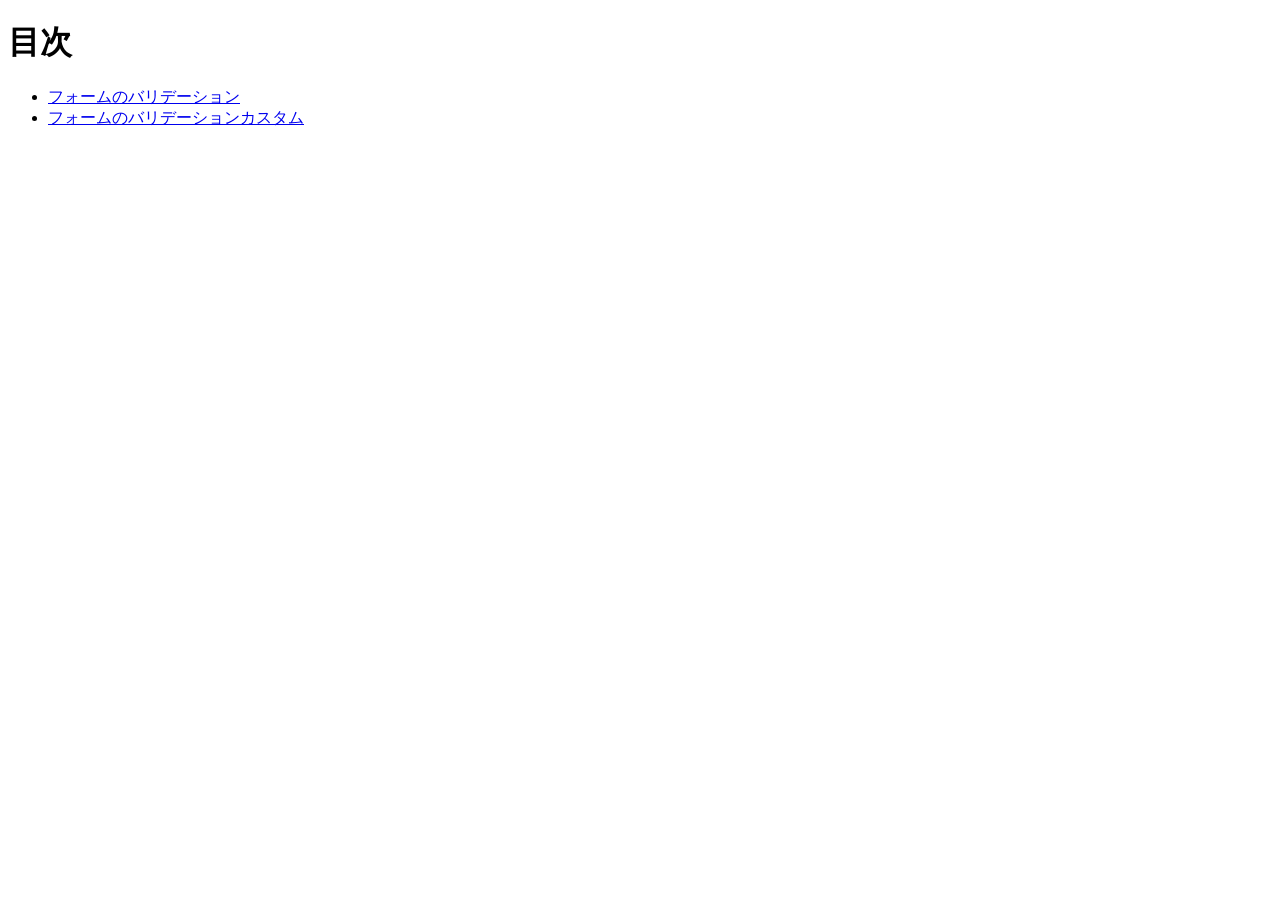
<file: index.html>
<!DOCTYPE html>
<html lang="ja">
<head>
    <meta charset="UTF-8">
    <title>20260910-js</title>
</head>
<body>
    <h1>目次</h1>
    <ul>
        <li><a href="validation/index.html">フォームのバリデーション</a></li>
        <li><a href="validation-custom/index.html">フォームのバリデーションカスタム</a></li>
    </ul>
</body>
</html>
</file>
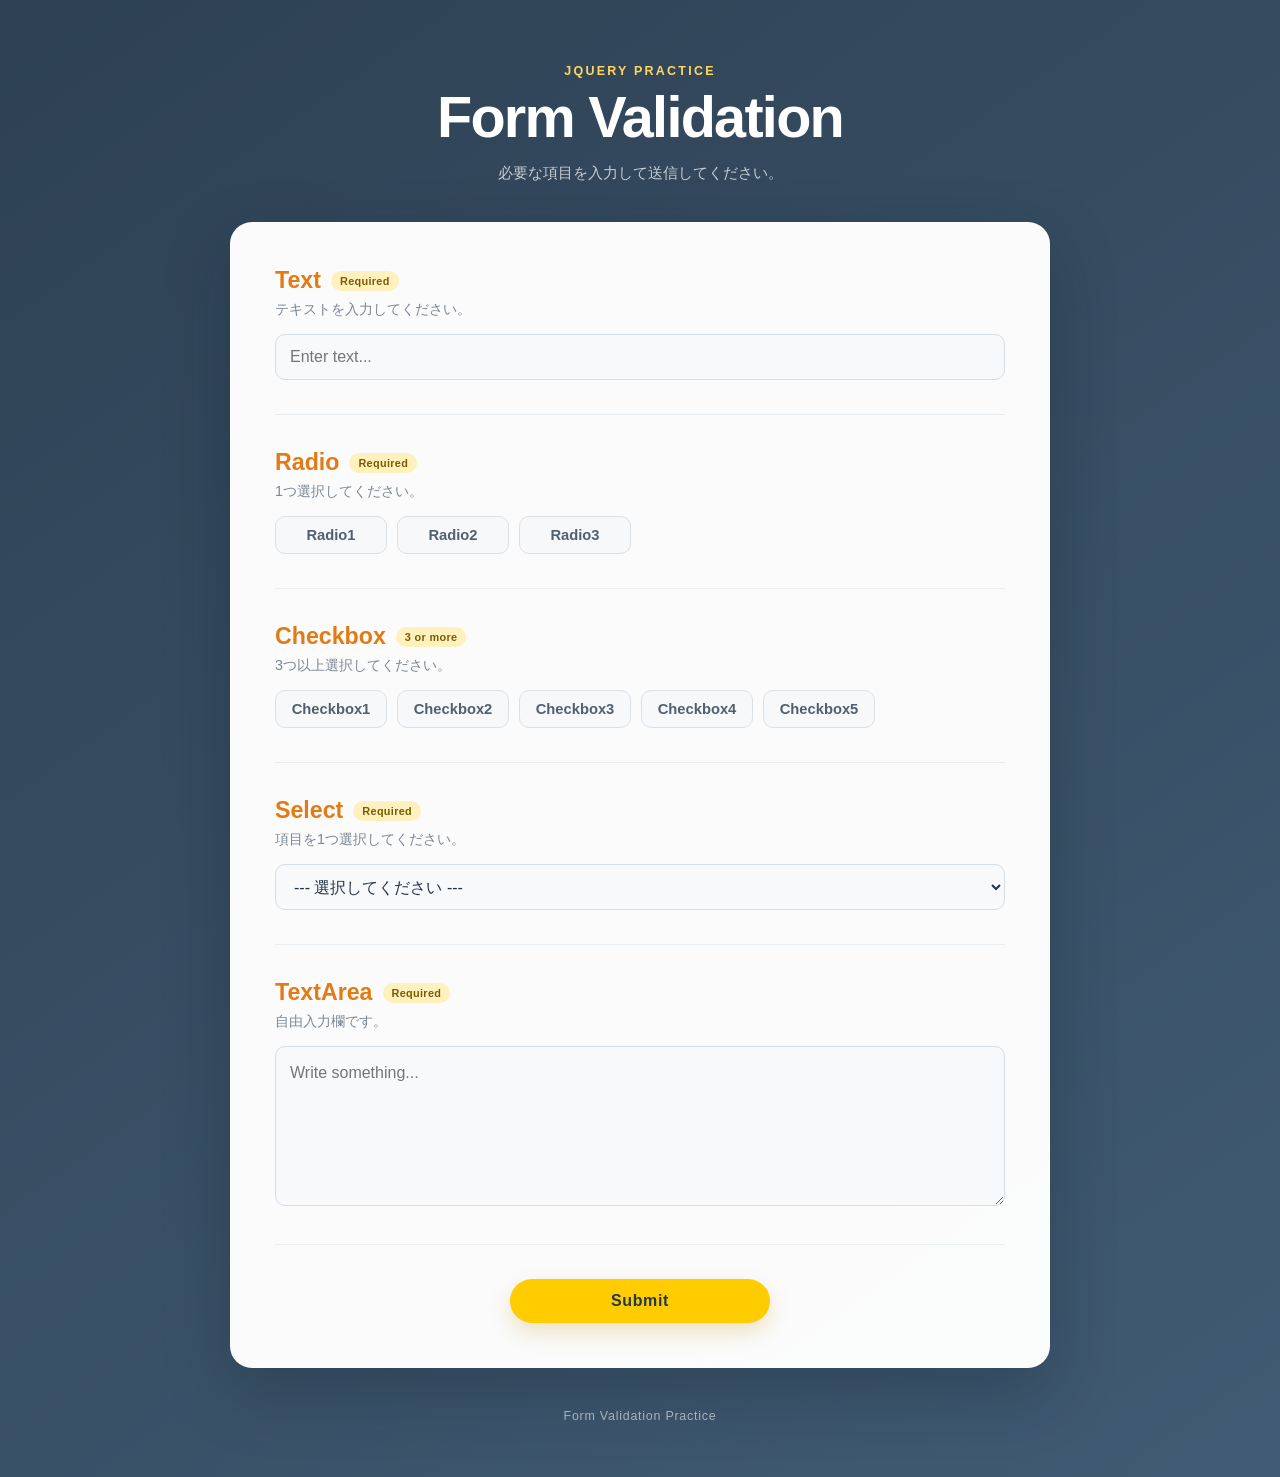
<file: validation-custom/index.html>
<!DOCTYPE html>
<html lang="ja">

<head>
    <meta charset="UTF-8">
    <meta name="viewport" content="width=device-width, initial-scale=1.0">
    <title>フォームのバリテーション</title>
    <link rel="stylesheet" href="style.css">
</head>

<body>
    <header class="page-header">
        <p class="eyebrow">jQuery Practice</p>
        <h1>Form Validation</h1>
        <p class="subtitle">必要な項目を入力して送信してください。</p>
    </header>

    <main>
        <form action="form.php" method="post" novalidate>
            <section class="form-section" id="textSection">
                <div class="section-heading">
                    <label for="text">Text</label>
                    <span class="required">Required</span>
                </div>
                <p class="hint">テキストを入力してください。</p>
                <p class="alert">テキストを入力してください。</p>
                <input type="text" id="text" name="text" value="" placeholder="Enter text...">
            </section>

            <section class="form-section" id="radioSection">
                <div class="section-heading">
                    <span>Radio</span>
                    <span class="required">Required</span>
                </div>
                <p class="hint">1つ選択してください。</p>
                <p class="alert">ラジオボタンを1つ選択してください。</p>
                <div class="choice-group">
                    <input type="radio" id="radio1" name="radio" value="Radio1">
                    <label for="radio1">Radio1</label>

                    <input type="radio" id="radio2" name="radio" value="Radio2">
                    <label for="radio2">Radio2</label>

                    <input type="radio" id="radio3" name="radio" value="Radio3">
                    <label for="radio3">Radio3</label>
                </div>
            </section>

            <section class="form-section" id="checkboxSection">
                <div class="section-heading">
                    <span>Checkbox</span>
                    <span class="required">3 or more</span>
                </div>
                <p class="hint">3つ以上選択してください。</p>
                <p class="alert">チェックボックスを3つ以上選択してください。</p>
                <div class="choice-group checkbox-group">
                    <input type="checkbox" id="checkbox1" name="checkbox" value="Checkbox1">
                    <label for="checkbox1">Checkbox1</label>

                    <input type="checkbox" id="checkbox2" name="checkbox" value="Checkbox2">
                    <label for="checkbox2">Checkbox2</label>

                    <input type="checkbox" id="checkbox3" name="checkbox" value="Checkbox3">
                    <label for="checkbox3">Checkbox3</label>

                    <input type="checkbox" id="checkbox4" name="checkbox" value="Checkbox4">
                    <label for="checkbox4">Checkbox4</label>

                    <input type="checkbox" id="checkbox5" name="checkbox" value="Checkbox5">
                    <label for="checkbox5">Checkbox5</label>
                </div>
            </section>

            <section class="form-section" id="selectSection">
                <div class="section-heading">
                    <label for="select">Select</label>
                    <span class="required">Required</span>
                </div>
                <p class="hint">項目を1つ選択してください。</p>
                <p class="alert">選択項目を選んでください。</p>
                <select id="select" name="select">
                    <option value="none">--- 選択してください ---</option>
                    <option value="Select1">Select1</option>
                    <option value="Select2">Select2</option>
                    <option value="Select3">Select3</option>
                </select>
            </section>

            <section class="form-section" id="textareaSection">
                <div class="section-heading">
                    <label for="textarea">TextArea</label>
                    <span class="required">Required</span>
                </div>
                <p class="hint">自由入力欄です。</p>
                <p class="alert">テキストエリアを入力してください。</p>
                <textarea id="textarea" name="textarea" placeholder="Write something..."></textarea>
            </section>

            <button type="submit" id="submitBtn">Submit</button>
        </form>
    </main>

    <footer>
        <p>Form Validation Practice</p>
    </footer>

    <script src="https://code.jquery.com/jquery-3.7.1.min.js"
        integrity="sha256-/JqT3SQfawRcv/BIHPThkBvs0OEvtFFmqPF/lYI/Cxo=" crossorigin="anonymous"></script>
    <script src="script.js"></script>
</body>

</html>
</file>
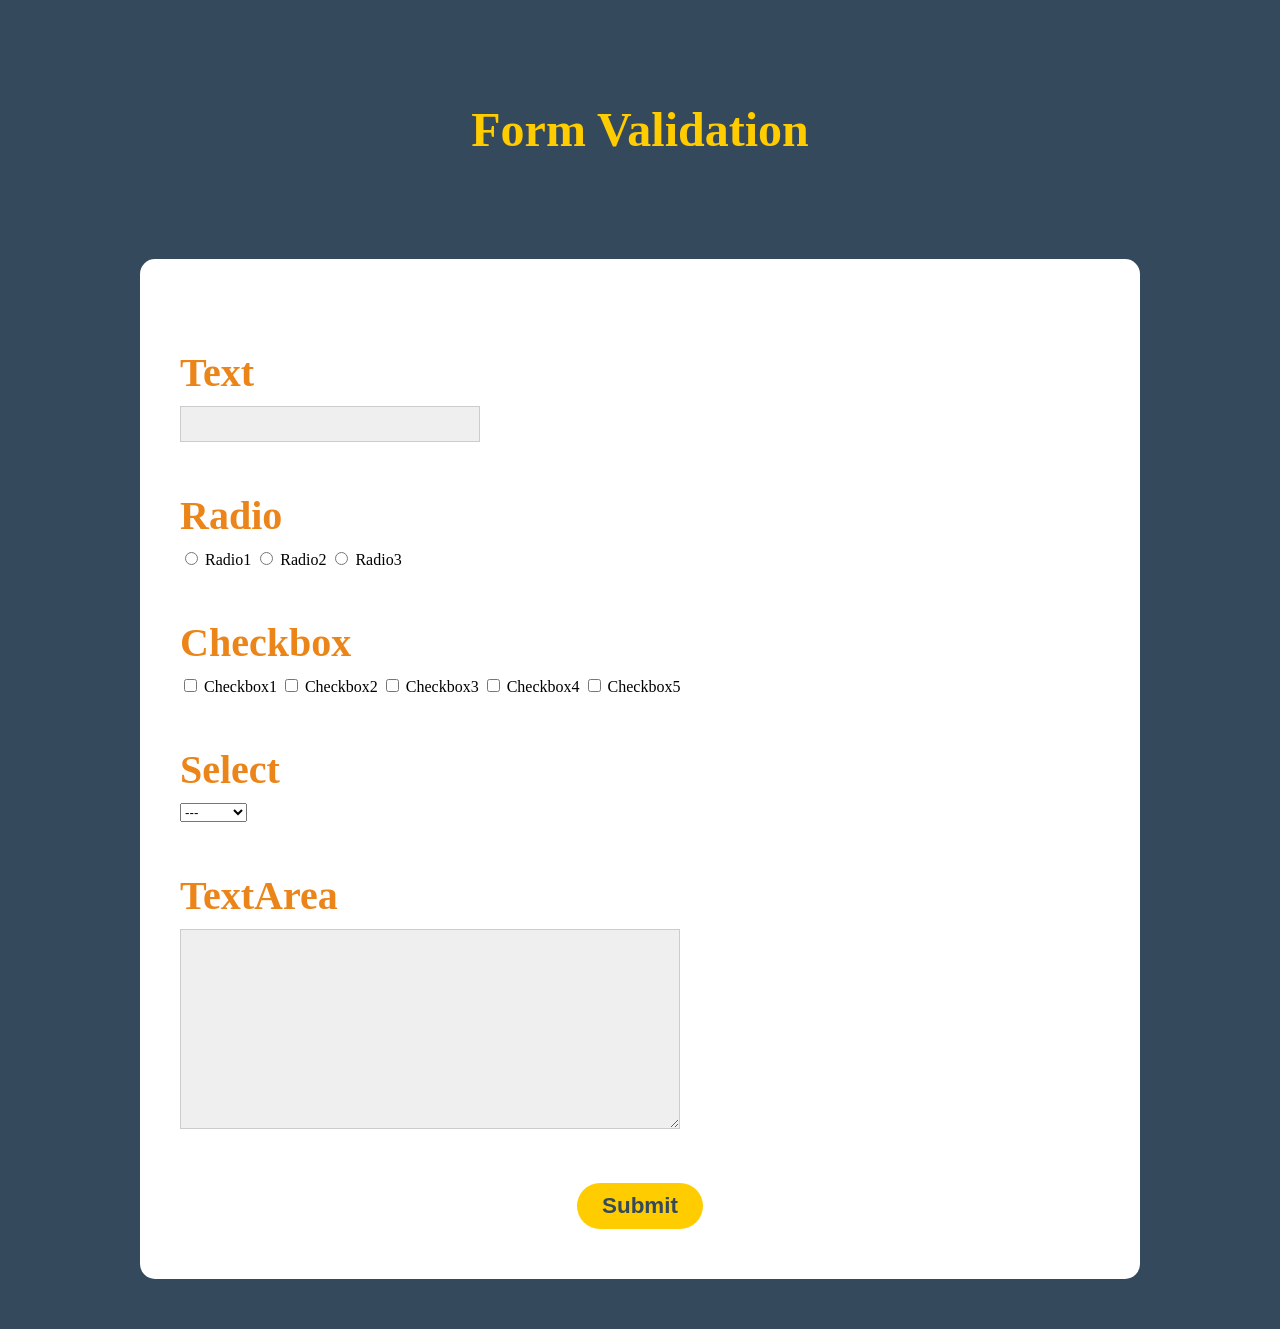
<file: validation/index.html>
<!DOCTYPE html>
<html lang="ja">

<head>
    <meta charset="UTF-8">
    <title>フォームのバリテーション</title>
    <link rel="stylesheet" href="style.css">
</head>

<body>
    <header>
        <h1>
            Form Validation
        </h1>
    </header>

    <main>
        <form action="form.php" method="post">
            <div id="textSection">
                <p><label for="text">Text</label></p>
                <p class="alert">Alert : Text</p>
                <input type="text" id="text" name="text" value="">
            </div>

            <div id="radioSection">
                <p>Radio</p>
                <p class="alert">Alert : Radio</p>
                <input type="radio" id="radio1" name="radio" value="Radio1">
                <label for="radio1">Radio1</label>
                <input type="radio" id="radio2" name="radio" value="Radio2">
                <label for="radio2">Radio2</label>
                <input type="radio" id="radio3" name="radio" value="Radio3">
                <label for="radio2">Radio3</label>
            </div>

            <div id="checkboxSection">
                <p>Checkbox</p>
                <p class="alert">Alert : Checkbox</p>
                <input type="checkbox" id="checkbox1" name="checkbox" value="Checkbox1">
                <label for="checkbox1">Checkbox1</label>
                <input type="checkbox" id="checkbox2" name="checkbox" value="Checkbox2">
                <label for="checkbox2">Checkbox2</label>
                <input type="checkbox" id="checkbox3" name="checkbox" value="Checkbox3">
                <label for="checkbox3">Checkbox3</label>
                <input type="checkbox" id="checkbox4" name="checkbox" value="Checkbox4">
                <label for="checkbox4">Checkbox4</label>
                <input type="checkbox" id="checkbox5" name="checkbox" value="Checkbox5">
                <label for="checkbox5">Checkbox5</label>
            </div>

            <div id="selectSection">
                <p>Select</p>
                <p class="alert">Alert : Select</p>
                <select>
                    <option value="none">---</option>
                    <option value="Select1">Select1</option>
                    <option value="Select2">Select2</option>
                    <option value="Select3">Select3</option>
                </select>
            </div>

            <div id="textareaSection">
                <p>TextArea</p>
                <p class="alert">Alert : TextArea</p>
                <textarea id="textarea" name="textarea"></textarea>
            </div>

            <input type="submit" value="Submit" id="submitBtn">
        </form>
    </main>

    <script src="https://code.jquery.com/jquery-3.7.1.min.js"
        integrity="sha256-/JqT3SQfawRcv/BIHPThkBvs0OEvtFFmqPF/lYI/Cxo=" crossorigin="anonymous"></script>


    <script src="script.js"></script>
</body>

</html>
</file>
<file: validation-custom/style.css>
@charset "utf-8";

* {
    box-sizing: border-box;
}

html {
    scroll-behavior: smooth;
}

body {
    margin: 0;
    min-height: 100vh;
    color: #243447;
    background: linear-gradient(145deg, #2e4154 0%, #405b73 100%);
    font-family: -apple-system, BlinkMacSystemFont, "Segoe UI", "Hiragino Kaku Gothic ProN", "Yu Gothic", sans-serif;
}

.page-header {
    text-align: center;
    padding: 64px 20px 38px;
}

.eyebrow {
    margin: 0 0 8px;
    color: #ffd75e;
    font-size: 0.78rem;
    font-weight: 800;
    letter-spacing: 0.18em;
    text-transform: uppercase;
}

h1 {
    margin: 0;
    color: #ffffff;
    font-size: clamp(2.2rem, 6vw, 3.6rem);
    line-height: 1.1;
    letter-spacing: -0.03em;
}

.subtitle {
    margin: 14px 0 0;
    color: rgba(255, 255, 255, 0.72);
    font-size: 0.95rem;
}

main {
    width: min(820px, calc(100% - 32px));
    margin: 0 auto;
    padding: 44px;
    background: rgba(255, 255, 255, 0.98);
    border: 1px solid rgba(255, 255, 255, 0.4);
    border-radius: 22px;
    box-shadow: 0 24px 65px rgba(13, 27, 42, 0.28);
}

.form-section {
    padding: 0 0 34px;
    margin: 0 0 34px;
    border-bottom: 1px solid #e8edf2;
}

.section-heading {
    display: flex;
    align-items: center;
    gap: 10px;
    margin-bottom: 4px;
    color: #e27b14;
    font-size: 1.45rem;
    font-weight: 800;
}

.required {
    padding: 4px 9px;
    color: #7c5b00;
    background: #fff1bd;
    border-radius: 999px;
    font-size: 0.68rem;
    font-weight: 800;
    letter-spacing: 0.03em;
}

.hint {
    margin: 6px 0 15px;
    color: #7b8794;
    font-size: 0.9rem;
}

.alert {
    display: none;
    margin: 0 0 12px;
    padding: 10px 12px;
    color: #b42318;
    background: #fff2f0;
    border-left: 4px solid #e5484d;
    border-radius: 7px;
    font-size: 0.88rem;
    font-weight: 700;
}

input[type="text"],
select,
textarea {
    width: 100%;
    color: #243447;
    background: #f7f9fb;
    border: 1px solid #d5dde5;
    border-radius: 10px;
    outline: none;
    font: inherit;
    transition: border-color 0.18s ease, box-shadow 0.18s ease, background 0.18s ease;
}

input[type="text"],
select {
    height: 46px;
    padding: 0 14px;
}

textarea {
    min-height: 160px;
    padding: 13px 14px;
    resize: vertical;
    line-height: 1.6;
}

input[type="text"]:focus,
select:focus,
textarea:focus {
    background: #ffffff;
    border-color: #e7ad25;
    box-shadow: 0 0 0 4px rgba(255, 204, 0, 0.17);
}

.choice-group {
    display: flex;
    flex-wrap: wrap;
    gap: 10px;
}

.choice-group input {
    position: absolute;
    opacity: 0;
    pointer-events: none;
}

.choice-group label {
    min-width: 112px;
    padding: 10px 14px;
    color: #51606f;
    background: #f6f8fa;
    border: 1px solid #d9e0e6;
    border-radius: 10px;
    text-align: center;
    font-size: 0.92rem;
    font-weight: 700;
    cursor: pointer;
    user-select: none;
    transition: transform 0.15s ease, border-color 0.15s ease, background 0.15s ease, color 0.15s ease;
}

.choice-group label:hover {
    border-color: #e7ad25;
    transform: translateY(-1px);
}

.choice-group input:checked + label {
    color: #3c4650;
    background: #ffdc66;
    border-color: #e7ad25;
}

.choice-group input:focus-visible + label {
    outline: 3px solid rgba(255, 204, 0, 0.3);
    outline-offset: 2px;
}

#submitBtn {
    display: block;
    width: min(260px, 100%);
    margin: 6px auto 0;
    padding: 13px 24px;
    color: #26394a;
    background: #ffcc00;
    border: 0;
    border-radius: 999px;
    box-shadow: 0 9px 22px rgba(196, 145, 0, 0.24);
    font-size: 1rem;
    font-weight: 900;
    letter-spacing: 0.04em;
    cursor: pointer;
    transition: transform 0.16s ease, box-shadow 0.16s ease, background 0.16s ease;
}

#submitBtn:hover {
    background: #ffd633;
    box-shadow: 0 12px 26px rgba(196, 145, 0, 0.31);
    transform: translateY(-2px);
}

#submitBtn:active {
    transform: translateY(0);
}

#submitBtn:focus-visible {
    outline: 4px solid rgba(255, 204, 0, 0.3);
    outline-offset: 4px;
}

footer {
    padding: 28px 20px 42px;
    color: rgba(255, 255, 255, 0.56);
    text-align: center;
    font-size: 0.78rem;
    letter-spacing: 0.06em;
}

@media (max-width: 640px) {
    .page-header {
        padding-top: 44px;
    }

    main {
        width: min(100% - 20px, 820px);
        padding: 30px 22px;
        border-radius: 17px;
    }

    .form-section {
        margin-bottom: 28px;
        padding-bottom: 28px;
    }

    .choice-group {
        display: grid;
        grid-template-columns: repeat(2, 1fr);
    }

    .choice-group label {
        min-width: 0;
    }
}
</file>
<file: validation/style.css>
@charset "utf-8";



*{
    box-sizing: border-box;
}

body{
    background: #35495c;
}

main{
    width: 1000px;
    margin: 0 auto 50px;
    display: block;
    background: #fff;
    border-radius: 15px;
    padding: 50px 40px;
}

h1{
    color: #ffcc00;
    text-align: center;
    font-size: 3em;
    padding: 70px 0;
    font-weight: bold;
}

main div{
    margin-bottom: 50px;
}

main div p:first-child{
    font-size: 2.5em;
    color: #ec8519;
    margin-bottom: 10px;
    font-weight: bold;
}

p.alert{
    font-size: 1em;
    font-weight: normal;
    margin: 10px 0;
    color: #dc2900;
}

input[type="text"],textarea{
    padding: 5px;
    font-size: 1.3em;
    color: #333;
    border: 1px solid #ccc;
    background: #efefef;
}

input[type="text"]{
    width: 300px;
}

textarea{
    width: 500px;
    height: 200px;
}

#submitBtn{
    color: #35495c;
    background: #ffcc00;
    border: 0;
    border-radius: 30px;
    display: block;
    margin: 0 auto;
    font-size: 1.4em;
    padding: 10px 25px;
    font-weight: bold;
}

#submitBtn:focus{
    outline: none;
}
</file>
